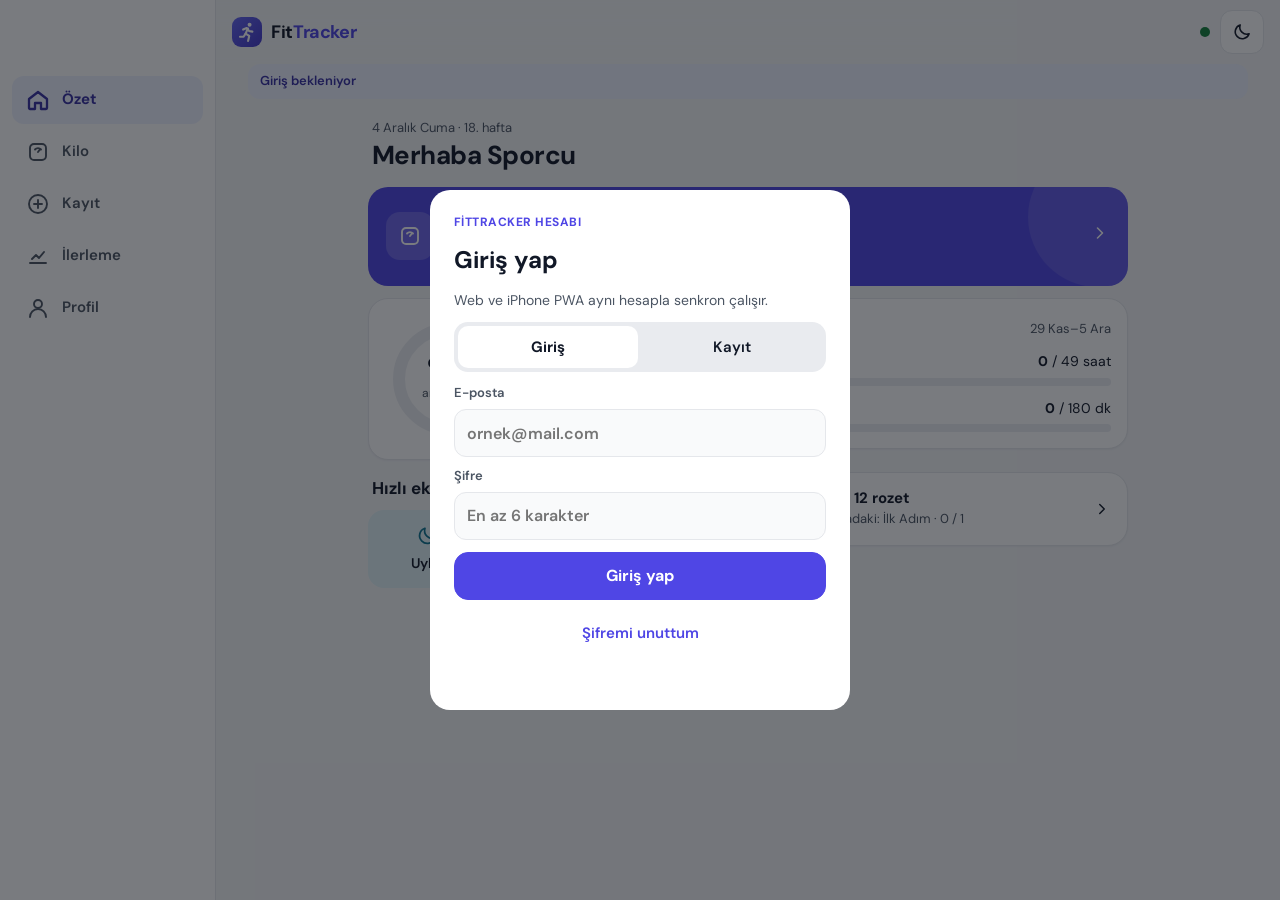
<file: index.html>
<!DOCTYPE html>
<html lang="tr" data-theme="light">
<head>
  <meta charset="UTF-8" />
  <meta name="viewport" content="width=device-width, initial-scale=1.0, viewport-fit=cover" />
  <meta name="theme-color" content="#F4F5F7" id="themeColorMeta" />
  <meta name="description" content="FitTracker Pro - Kilo, antrenman ve beslenme takibi." />

  <!-- PWA -->
  <meta name="mobile-web-app-capable" content="yes" />
  <meta name="apple-mobile-web-app-capable" content="yes" />
  <meta name="apple-mobile-web-app-status-bar-style" content="default" />
  <meta name="apple-mobile-web-app-title" content="FitTracker" />
  <link rel="manifest" href="/manifest.json?v=277.8" />

  <!-- Icons (Apple) -->
  <link rel="apple-touch-icon" sizes="180x180" href="/icons/apple-touch-icon.png?v=230" />
  <link rel="icon" type="image/png" sizes="192x192" href="/icons/icon-192.png?v=230" />
  <link rel="icon" type="image/png" sizes="512x512" href="/icons/icon-512.png?v=230" />

  <title>FitTracker Pro</title>

  <link rel="preload" href="/fonts/dm-sans-latin-wght-normal.woff2" as="font" type="font/woff2" crossorigin />
  <link rel="stylesheet" href="/styles/main.css?v=301.2-canli" />
</head>
<body>
<section id="startup-shell" role="status" aria-live="polite" style="position:fixed;inset:0;z-index:99999;min-height:100dvh;display:grid;place-items:center;padding:24px;box-sizing:border-box;background:#f6f7f8;color:#243444;font:16px system-ui,sans-serif">
  <div style="max-width:420px;width:100%;background:#fff;border:1px solid #dde3e8;border-radius:20px;padding:24px;box-sizing:border-box">
    <h1 style="font-size:22px;margin:0 0 12px;color:#2563eb">FitTracker</h1>
    <p id="startup-message" style="line-height:1.6;margin:0 0 16px">Uygulama hazırlanıyor…</p>
    <button id="startup-retry" type="button" hidden style="min-height:44px;padding:10px 18px;border:1px solid #2563eb;background:#fff;color:#2563eb;border-radius:12px;font:inherit;font-weight:600">Yeniden dene</button>
    <noscript>Uygulamayı kullanmak için tarayıcınızda JavaScript etkin olmalıdır.</noscript>
  </div>
</section>
<script>
(function () {
  var timer;
  function fail() {
    var message = document.getElementById('startup-message');
    var retry = document.getElementById('startup-retry');
    if (message) message.textContent = 'Uygulama dosyaları veya bağlantı gecikiyor. Kayıtlarınız silinmedi. Bağlantınızı kontrol edip tekrar deneyin.';
    if (retry) retry.hidden = false;
  }
  window.startupFailure = fail;
  window.startupReady = function () { clearTimeout(timer); document.getElementById('startup-shell')?.remove(); };
  document.getElementById('startup-retry').onclick = function () {
    if (typeof window.retryStartup === 'function') window.retryStartup();
    else location.reload();
  };
  timer = setTimeout(fail, 8000);
  var observer = new MutationObserver(function () {
    if (!document.getElementById('startup-shell')) { clearTimeout(timer); observer.disconnect(); }
  });
  observer.observe(document.body, {childList:true,subtree:true});
})();
</script>

<div class="app">

  <header class="topbar">
    <div class="brand"><img class="brand-logo" src="/icons/icon.svg?v=230" alt="" width="30" height="30"><span class="brand-name">Fit<span>Tracker</span></span></div>
    <div class="top-actions">
      <span class="sync-dot" id="syncDot" role="img" aria-label="Senkronizasyon durumu"></span>
      <button class="icon-btn" id="themeBtn" type="button" aria-label="Tema değiştir"></button>
    </div>
  </header>

  <div class="status" id="statusBar" role="status" aria-live="polite"><span id="statusText">Yükleniyor...</span></div>

  <div id="installBanner" role="complementary" aria-label="Uygulama yükle">
    <div><strong>Ana ekrana ekle</strong><span>Daha hızlı erişim için yükle.</span></div>
    <button class="btn primary small" id="installBtn" type="button">Yükle</button>
    <button class="icon-only" id="dismissInstall" type="button" aria-label="Kapat"><svg width="16" height="16" viewBox="0 0 24 24" aria-hidden="true"><path d="M6 6l12 12M18 6L6 18"/></svg></button>
  </div>

  <main id="panels">

    <!-- ÖZET -->
    <section class="panel active" id="pHome" aria-label="Özet">
      <div class="page-head">
        <p class="eyebrow" id="heroDate">—</p>
        <h1>Merhaba <span id="heroName">Sporcu</span></h1>
      </div>
      <div id="dashFocus"></div>
      <div class="dash-grid">
        <div id="dashGoal"></div>
        <div class="pair" id="dashHighlights"></div>
        <div id="dashWeek"></div>
        <section aria-label="Hızlı ekle">
          <h2 class="section-title">Hızlı ekle</h2>
          <div class="quick-grid">
            <button type="button" class="quick" data-go-panel="2" data-entry="sleep"><svg width="22" height="22" viewBox="0 0 24 24" aria-hidden="true" class="tone-sleep"><path d="M20.5 14.2A8.5 8.5 0 0 1 9.8 3.5 8.5 8.5 0 1 0 20.5 14.2Z"/></svg>Uyku</button>
            <button type="button" class="quick" data-go-panel="2" data-entry="workout"><svg width="22" height="22" viewBox="0 0 24 24" aria-hidden="true" class="tone-accent"><path d="M6 7v10M18 7v10M3 10v4M21 10v4M6 12h12"/></svg>Antrenman</button>
            <button type="button" class="quick" data-go-panel="2" data-entry="note"><svg width="22" height="22" viewBox="0 0 24 24" aria-hidden="true" class="tone-warn"><path d="M4 20h4L19 9l-4-4L4 16v4zM13.5 6.5l4 4"/></svg>Not</button>
          </div>
        </section>
        <div id="dashboardAchievement"></div>
      </div>
    </section>

    <!-- KİLO -->
    <section class="panel" id="pWeight" aria-label="Kilo ve bel">
      <div class="page-head"><h1>Kilo ve bel</h1></div>
      <div class="card form" role="group" aria-labelledby="measureTitle">
        <div class="card-head"><h2 id="measureTitle">Yeni ölçüm</h2></div>
        <div class="field-grid">
          <label>Tarih<input type="date" id="measureDateInput" min="2026-08-09" /></label>
          <label>Kilo (kg)<input type="text" autocomplete="off" id="measureWeightInput" inputmode="decimal" placeholder="ör. 99,1" step="0.1" min="30" /></label>
          <label id="waistField">Bel (cm)<input type="text" autocomplete="off" id="measureWaistInput" inputmode="decimal" placeholder="cm" step="0.1" min="40" /></label>
        </div>
        <p id="waistMeasureHint" class="hint"></p>
        <div class="actions">
          <button class="btn primary" id="saveMeasurementBtn" type="button">Kaydet</button>
          <button class="btn ghost" id="skipMeasurementBtn" type="button">Atla</button>
        </div>
      </div>
      <div class="trio" id="weightSummary"></div>
      <section class="card list" aria-labelledby="weightHistoryTitle">
        <div class="card-head"><h2 id="weightHistoryTitle">Geçmiş</h2></div>
        <p id="weightEmpty" class="empty" hidden>Henüz ölçüm yok.</p>
        <div id="weightList"></div>
      </section>
    </section>

    <!-- KAYIT -->
    <section class="panel" id="pDaily" aria-label="Kayıt ekle">
      <div class="page-head"><h1>Kayıt ekle</h1></div>
      <div class="segmented" role="tablist" aria-label="Kayıt türü">
        <button type="button" role="tab" data-entry-tab="sleep">Uyku</button>
        <button type="button" role="tab" data-entry-tab="workout">Antrenman</button>
        <button type="button" role="tab" data-entry-tab="note">Not</button>
      </div>

      <div class="card form" role="group" aria-label="Uyku ekle" data-entry-form="sleep" hidden>
        <label>Gece<input type="date" id="sleepDateInput" /></label>
        <div class="quick-picks" role="group" aria-label="Hızlı uyku seçimi">
          <button type="button" data-sleep-hours="6.5">6,5</button>
          <button type="button" data-sleep-hours="7">7</button>
          <button type="button" data-sleep-hours="7.5">7,5</button>
          <button type="button" data-sleep-hours="8">8</button>
        </div>
        <label>Saat<input type="text" autocomplete="off" id="sleepInput" inputmode="decimal" placeholder="ör. 7,5" step="0.5" min="0" /></label>
        <button class="btn primary block" id="saveSleepBtn" type="button">Uykuyu kaydet</button>
      </div>

      <div class="card form" role="group" aria-label="Antrenman ekle" data-entry-form="workout">
        <div class="field-grid">
          <label>Tarih<input type="date" id="workoutDateInput" /></label>
          <label>Tür
            <select id="workoutCategoryInput">
              <option value="Kuvvet">Kuvvet</option>
              <option value="Kardiyo">Kardiyo</option>
            </select>
          </label>
        </div>
        <div class="label-row"><label for="workoutTypeInput">Antrenman</label><button type="button" class="link-btn" id="workoutListToggle" aria-expanded="false" aria-controls="workoutListEditor">Listeyi düzenle</button></div>
        <div class="list-editor" id="workoutListEditor" hidden></div>
        <label class="sr-label">
          <select id="workoutTypeInput" aria-label="Antrenman">
            <option value="A - Upper Body Focus">A - Upper Body Focus</option>
            <option value="B - Lower Body &amp; Core">B - Lower Body &amp; Core</option>
            <option value="C - Hypertrophy &amp; Pumping">C - Hypertrophy &amp; Pumping</option>
            <option value="Arm &amp; Core Pump">Arm &amp; Core Pump</option>
          </select>
        </label>
        <div class="quick-picks" role="group" aria-label="Hızlı süre seçimi">
          <button type="button" data-workout-minutes="30">30 dk</button>
          <button type="button" data-workout-minutes="45">45 dk</button>
          <button type="button" data-workout-minutes="60">60 dk</button>
        </div>
        <div class="field-grid">
          <label>Süre (dk)<input type="text" autocomplete="off" id="workoutDurationInput" inputmode="decimal" placeholder="dk" step="0.5" min="1" /></label>
          <label>Zorluk
            <select id="workoutIntensityInput">
              <option value="Kolay">Kolay</option>
              <option value="Orta" selected>Orta</option>
              <option value="Zor">Zor</option>
            </select>
          </label>
        </div>
        <label class="distance-field">Mesafe (km)<input type="text" autocomplete="off" id="workoutDistanceInput" inputmode="decimal" placeholder="ör. 5,2" step="0.01" min="0.1" hidden /></label>
        <label>Not (isteğe bağlı)<input type="text" id="workoutNoteInput" placeholder="ör. bench 60 kg" /></label>
        <p class="hint" id="workoutGuidance"></p>
        <button class="btn primary block" id="saveWorkoutBtn" type="button">Antrenmanı kaydet</button>
      </div>

      <div class="card form" role="group" aria-label="Not ekle" data-entry-form="note" hidden>
        <label>Bugünün notu<textarea id="noteInput" rows="3" placeholder="Enerji, iştah, stres ya da antrenman hissi…"></textarea></label>
        <button class="btn primary block" id="addNoteBtn" type="button">Notu kaydet</button>
      </div>

      <section class="card list" aria-labelledby="recentTitle">
        <div class="card-head"><h2 id="recentTitle">Son kayıtlar</h2><button type="button" class="link-btn" id="recentToggle" hidden>Tümü</button></div>
        <div id="recentList"></div>
      </section>
    </section>

    <!-- İLERLEME -->
    <section class="panel" id="pProgress" aria-label="İlerleme">
      <div class="page-head"><h1>İlerleme</h1></div>
      <section class="card" id="progressChart" aria-label="Kilo trendi"></section>
      <section class="card" id="progressWeek" aria-label="Seçili hafta"></section>
      <section class="card list" id="progressTable" aria-label="Haftalar"></section>
    </section>

    <!-- PROFİL -->
    <section class="panel" id="pSettings" aria-label="Profil">
      <div class="page-head"><h1>Profil</h1></div>
      <div class="settings-grid">
        <section class="card">
          <div class="card-head"><h2>Hedefler</h2><button class="link-btn" id="editGoalsBtn" type="button">Düzenle</button></div>
          <dl class="kv">
            <div><dt>Başlangıç kilosu</dt><dd id="settingsStartWeight">— kg</dd></div>
            <div><dt>Son kilo</dt><dd id="settingsCurrentWeight">— kg</dd></div>
            <div><dt>Son bel</dt><dd id="settingsCurrentWaist">— cm</dd></div>
            <div><dt>Ara hedef</dt><dd id="settingsFirstGoal">— kg</dd></div>
            <div><dt>Final hedef</dt><dd id="settingsFinalGoal">— kg</dd></div>
          </dl>
        </section>

        <section class="card">
          <div class="card-head"><h2>Hesap</h2><button class="link-btn" id="editNameBtn" type="button">Düzenle</button></div>
          <dl class="kv">
            <div><dt>Ad</dt><dd id="settingsName">Sporcu</dd></div>
            <div><dt>Başlangıç</dt><dd id="settingsStartDate">—</dd></div>
            <div><dt>E-posta</dt><dd id="settingsEmail">—</dd></div>
          </dl>
        </section>

        <section class="card">
          <div class="card-head"><h2>Senkronizasyon</h2><span id="settingsSyncState">Hazır</span></div>
          <dl class="kv">
            <div><dt>Son senkron</dt><dd id="settingsLastSync">Henüz yok</dd></div>
            <div><dt>Bekleyen</dt><dd id="settingsPendingSync">0 değişiklik</dd></div>
          </dl>
          <p class="hint error" id="settingsSyncError" hidden></p>
          <button class="btn ghost block" id="syncNowBtn" type="button"><span>Şimdi senkronize et</span></button>
        </section>

        <section class="card">
          <div class="card-head"><h2>Ayarlar</h2></div>
          <label class="toggle"><span><strong>Koyu tema</strong><small>Göz yormayan gece görünümü</small></span><input id="profileThemeToggle" type="checkbox" role="switch" /></label>
          <label class="toggle"><span><strong>Pazar ölçüm hatırlatması</strong><small>Haftalık tartı için</small></span><input id="measureReminderToggle" type="checkbox" role="switch" /></label>
          <label class="toggle"><span><strong>Günlük kayıt hatırlatması</strong><small>Uyku ve antrenman girişini unutma</small></span><input id="dailyReminderToggle" type="checkbox" role="switch" /></label>
        </section>
      </div>
      <section class="card" id="achievementShowcase" aria-label="Rozetler"></section>
      <button class="btn danger block" id="signOutBtn" type="button">Çıkış yap</button>
    </section>

  </main>

  <div id="offlineNotice" role="alert">Çevrimdışısın · kayıtlar cihazda saklanıyor</div>

  <nav class="tabbar" aria-label="Alt navigasyon">
    <button class="tab active" id="bn0" type="button" onclick="goPanel(0)" aria-current="page">
      <svg width="24" height="24" viewBox="0 0 24 24" aria-hidden="true"><path d="M3 11l9-7 9 7v9a1 1 0 0 1-1 1h-5v-6H9v6H4a1 1 0 0 1-1-1z"/></svg><span>Özet</span>
    </button>
    <button class="tab" id="bn1" type="button" onclick="goPanel(1)">
      <svg width="24" height="24" viewBox="0 0 24 24" aria-hidden="true"><rect x="4" y="4" width="16" height="16" rx="4"/><path d="M9 9.5a4 4 0 0 1 6 0M12 12l1.5-2"/></svg><span>Kilo</span>
    </button>
    <button class="tab" id="bn2" type="button" onclick="goPanel(2)">
      <svg width="24" height="24" viewBox="0 0 24 24" aria-hidden="true"><circle cx="12" cy="12" r="9"/><path d="M12 8v8M8 12h8"/></svg><span>Kayıt</span>
    </button>
    <button class="tab" id="bn3" type="button" onclick="goPanel(3)">
      <svg width="24" height="24" viewBox="0 0 24 24" aria-hidden="true"><path d="M4 19h16M6 15l4-4 3 3 5-6"/></svg><span>İlerleme</span>
    </button>
    <button class="tab" id="bn4" type="button" onclick="goPanel(4)">
      <svg width="24" height="24" viewBox="0 0 24 24" aria-hidden="true"><circle cx="12" cy="8" r="4"/><path d="M4 21a8 8 0 0 1 16 0"/></svg><span>Profil</span>
    </button>
  </nav>

</div>

  <script src="/scripts/vendor/supabase-2.112.3.js" defer></script>
  <script src="/scripts/app.js?v=301.1-canli" defer></script>
</body>
</html>
</file>
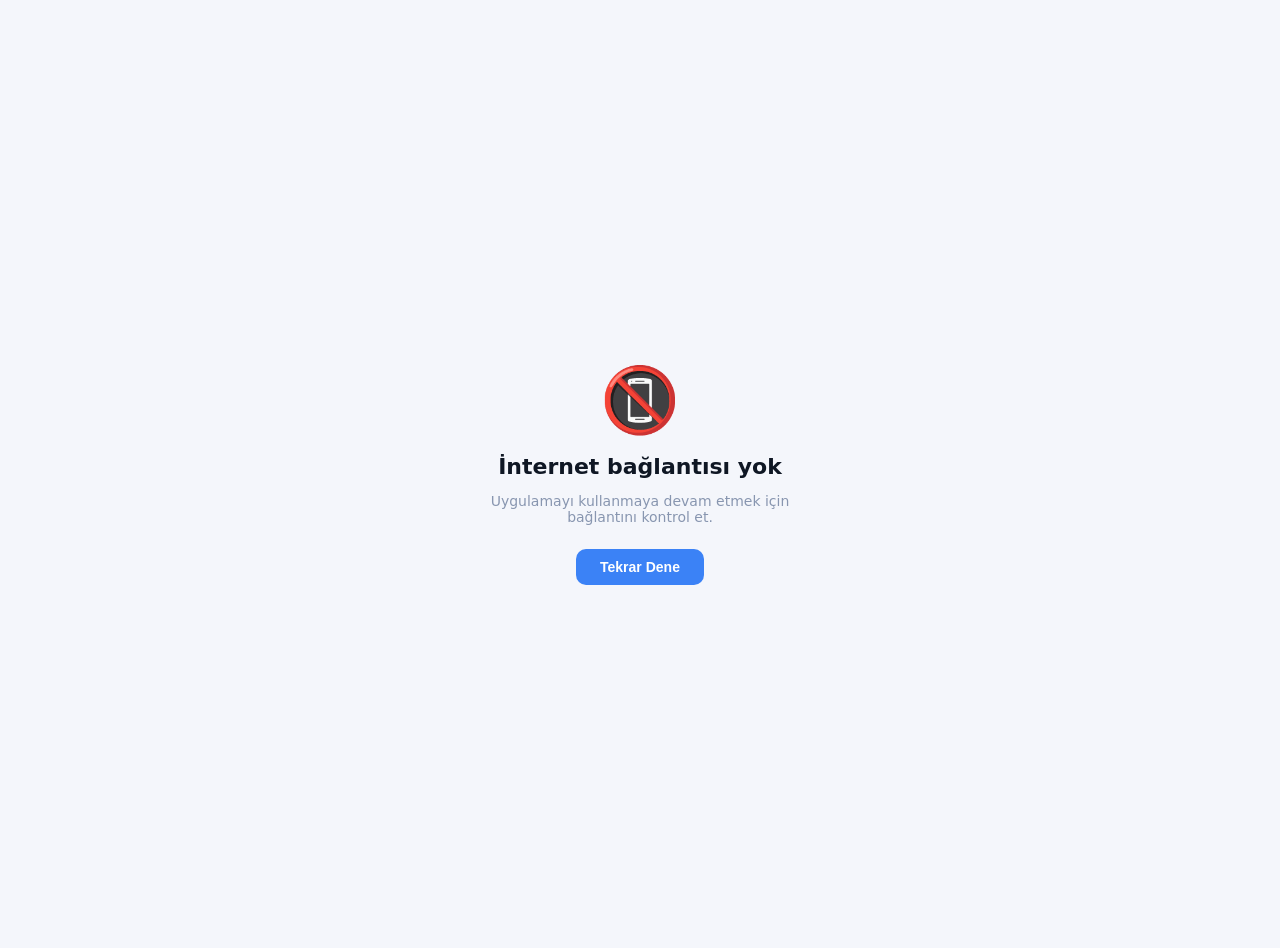
<file: offline.html>
<!DOCTYPE html>
<html lang="tr">
<head>
  <meta charset="UTF-8" />
  <meta name="viewport" content="width=device-width, initial-scale=1.0" />
  <title>Çevrimdışı — FitTracker</title>
  <style>
    body {
      margin: 0;
      display: flex;
      align-items: center;
      justify-content: center;
      min-height: 100dvh;
      background: #f4f6fb;
      font-family: 'DM Sans', system-ui, sans-serif;
      color: #0f1724;
      text-align: center;
      padding: 24px;
    }
    .icon { font-size: 64px; margin-bottom: 16px; }
    h1 { font-size: 22px; font-weight: 800; margin-bottom: 8px; }
    p  { font-size: 14px; color: #8896b0; margin-bottom: 24px; }
    button {
      padding: 10px 24px;
      border-radius: 10px;
      border: none;
      background: #3b82f6;
      color: #fff;
      font-size: 14px;
      font-weight: 600;
      cursor: pointer;
    }
  </style>
</head>
<body>
  <div>
    <div class="icon">📵</div>
    <h1>İnternet bağlantısı yok</h1>
    <p>Uygulamayı kullanmaya devam etmek için<br>bağlantını kontrol et.</p>
    <button onclick="location.reload()">Tekrar Dene</button>
  </div>
</body>
</html>
</file>
<file: styles/main.css>
/* FitTracker — sade arayüz (2026-11)
   Tek font (cihaza gömülü DM Sans), tek katman kart, az ve anlamlı vurgu.
   Mobil önce; 900px üstünde yan menü + iki sütun. */

@font-face {
  font-family: 'DM Sans';
  font-style: normal;
  font-display: swap;
  font-weight: 100 1000;
  src: url('/fonts/dm-sans-latin-ext-wght-normal.woff2') format('woff2');
  unicode-range: U+0100-02BA, U+02BD-02C5, U+02C7-02CC, U+02CE-02D7, U+02DD-02FF, U+0304, U+0308, U+0329, U+1D00-1DBF, U+1E00-1E9F, U+1EF2-1EFF, U+2020, U+20A0-20AB, U+20AD-20C0, U+2113, U+2C60-2C7F, U+A720-A7FF;
}
@font-face {
  font-family: 'DM Sans';
  font-style: normal;
  font-display: swap;
  font-weight: 100 1000;
  src: url('/fonts/dm-sans-latin-wght-normal.woff2') format('woff2');
  unicode-range: U+0000-00FF, U+0131, U+0152-0153, U+02BB-02BC, U+02C6, U+02DA, U+02DC, U+0304, U+0308, U+0329, U+2000-206F, U+20AC, U+2122, U+2191, U+2193, U+2212, U+2215, U+FEFF, U+FFFD;
}

/* ── Renkler ── */
:root {
  --bg: #F4F5F7;
  --card: #FFFFFF;
  --field: #F9FAFB;
  --line: #E5E7EB;
  --track: #ECEEF2;
  --seg: #E9EBEF;
  --ink: #111827;
  --muted: #4B5563;
  --accent: #4F46E5;
  --accent-ink: #3730A3;
  --accent-soft: #EEF2FF;
  --on-accent: #FFFFFF;
  --good: #15803D;
  --good-soft: #DCFCE7;
  --bad: #B91C1C;
  --bad-soft: #FEE2E2;
  --warn: #92400E;
  --warn-soft: #FEF3C7;
  --sleep: #0E7490;
  --sleep-low: #D97706;
  --sleep-soft: #E0F2F7;
  --note-soft: #FEF3C7;
  --radius: 20px;
  --radius-sm: 12px;
  --shadow: 0 1px 2px rgba(17, 24, 39, 0.04);
  --font: 'DM Sans', system-ui, -apple-system, 'Segoe UI', sans-serif;
  --tabbar-h: 68px;
  color-scheme: light;
}

[data-theme='dark'] {
  --bg: #0B0F17;
  --card: #151B26;
  --field: #0F141E;
  --line: #263042;
  --track: #263042;
  --seg: #1C2432;
  --ink: #F3F4F6;
  --muted: #A7B0C0;
  --accent: #818CF8;
  --accent-ink: #C7D2FE;
  --accent-soft: #1E1B4B;
  --on-accent: #0B0F17;
  --good: #4ADE80;
  --good-soft: #14301F;
  --bad: #F87171;
  --bad-soft: #3A1A1A;
  --warn: #FCD34D;
  --warn-soft: #3A2A0A;
  --sleep: #22D3EE;
  --sleep-low: #FBBF24;
  --sleep-soft: #0E2A33;
  --note-soft: #3A2A0A;
  --shadow: none;
  color-scheme: dark;
}

/* ── Temel ── */
*, *::before, *::after { box-sizing: border-box; }
html { -webkit-text-size-adjust: 100%; }
body {
  margin: 0;
  background: var(--bg);
  color: var(--ink);
  font-family: var(--font);
  font-size: 15px;
  line-height: 1.45;
  font-variant-numeric: tabular-nums;
  -webkit-font-smoothing: antialiased;
}
h1, h2, h3, p { margin: 0; }
button, input, select, textarea { font: inherit; color: inherit; }
button { cursor: pointer; }
button:disabled { cursor: default; opacity: 0.45; }
[hidden] { display: none !important; }
svg[viewBox='0 0 24 24'] { fill: none; stroke: currentColor; stroke-width: 1.9; stroke-linecap: round; stroke-linejoin: round; flex-shrink: 0; }
:focus-visible { outline: 2px solid var(--accent); outline-offset: 2px; }

/* ── İskelet ── */
.app { min-height: 100dvh; }
.topbar {
  position: sticky;
  top: 0;
  z-index: 20;
  display: flex;
  align-items: center;
  justify-content: space-between;
  gap: 12px;
  padding: calc(env(safe-area-inset-top) + 10px) 16px 10px;
  background: color-mix(in srgb, var(--bg) 88%, transparent);
  backdrop-filter: blur(12px);
  -webkit-backdrop-filter: blur(12px);
}
.brand { display: flex; align-items: center; gap: 9px; font-size: 18px; font-weight: 700; letter-spacing: -0.02em; }
.brand-logo { width: 30px; height: 30px; border-radius: 9px; flex: none; }
.brand-name span { color: var(--accent); }
.top-actions { display: flex; align-items: center; gap: 10px; }

.sync-dot { width: 10px; height: 10px; border-radius: 50%; background: var(--line); }
.sync-dot.ok { background: var(--good); }
.sync-dot.busy { background: var(--accent); animation: pulse 1.2s ease-in-out infinite; }
.sync-dot.err { background: var(--bad); }
@keyframes pulse { 50% { opacity: 0.35; } }

.icon-btn {
  width: 44px;
  height: 44px;
  display: inline-flex;
  align-items: center;
  justify-content: center;
  border-radius: var(--radius-sm);
  border: 1px solid var(--line);
  background: var(--card);
  color: var(--ink);
}
.icon-btn svg { width: 20px; height: 20px; }
.icon-only {
  width: 44px;
  height: 44px;
  display: inline-flex;
  align-items: center;
  justify-content: center;
  flex-shrink: 0;
  border: none;
  background: transparent;
  color: var(--muted);
  border-radius: var(--radius-sm);
}
.icon-only:hover { background: var(--seg); color: var(--ink); }

/* Durum satırı: yalnız hata/bilgi anında görünür */
.status-bar, .status {
  display: none;
  margin: 0 16px 4px;
  padding: 8px 12px;
  border-radius: var(--radius-sm);
  font-size: 13px;
  font-weight: 600;
  background: var(--accent-soft);
  color: var(--accent-ink);
}
.status-bar.visible { display: block; }
.status-bar.ok { background: var(--good-soft); color: var(--good); }
.status-bar.error { background: var(--bad-soft); color: var(--bad); }

#installBanner {
  display: none;
  align-items: center;
  gap: 10px;
  margin: 0 16px 8px;
  padding: 10px 10px 10px 14px;
  border-radius: var(--radius-sm);
  background: var(--card);
  border: 1px solid var(--line);
}
#installBanner.visible { display: flex; }
#installBanner > div { display: flex; flex-direction: column; flex: 1; font-size: 13px; }
#installBanner span { color: var(--muted); }

#offlineNotice {
  display: none;
  position: fixed;
  left: 50%;
  bottom: calc(var(--tabbar-h) + env(safe-area-inset-bottom) + 12px);
  transform: translateX(-50%);
  z-index: 30;
  padding: 8px 14px;
  border-radius: 999px;
  background: var(--ink);
  color: var(--bg);
  font-size: 13px;
  font-weight: 600;
  white-space: nowrap;
}
#offlineNotice.visible { display: block; }

#panels {
  max-width: 640px;
  margin: 0 auto;
  padding: 4px 16px calc(var(--tabbar-h) + env(safe-area-inset-bottom) + 24px);
}
.panel { display: none; flex-direction: column; gap: 12px; }
.panel.active { display: flex; }

.page-head { display: flex; flex-direction: column; gap: 2px; padding: 8px 4px 4px; }
.page-head h1 { font-size: 26px; font-weight: 700; letter-spacing: -0.02em; line-height: 1.2; }
.eyebrow { font-size: 13px; color: var(--muted); }
.eyebrow::first-letter { text-transform: uppercase; }
.section-title { font-size: 17px; font-weight: 700; margin: 4px 4px 10px; }

/* ── Alt menü ── */
.tabbar {
  position: fixed;
  left: 0;
  right: 0;
  bottom: 0;
  z-index: 25;
  display: grid;
  grid-template-columns: repeat(5, minmax(0, 1fr));
  padding: 6px 6px calc(env(safe-area-inset-bottom) + 6px);
  background: var(--card);
  border-top: 1px solid var(--line);
}
.tab {
  min-height: 52px;
  display: flex;
  flex-direction: column;
  align-items: center;
  justify-content: center;
  gap: 3px;
  border: none;
  background: transparent;
  color: var(--muted);
  font-size: 11px;
  font-weight: 600;
  border-radius: var(--radius-sm);
}
.tab.active { color: var(--accent); font-weight: 700; }
.tab.active svg { stroke-width: 2.3; }

/* ── Kartlar ── */
.card {
  background: var(--card);
  border: 1px solid var(--line);
  border-radius: var(--radius);
  padding: 16px;
  box-shadow: var(--shadow);
}
.card-head { display: flex; align-items: baseline; justify-content: space-between; gap: 12px; margin-bottom: 12px; }
.card-head h2 { font-size: 17px; font-weight: 700; }
.label { font-size: 13px; font-weight: 600; color: var(--muted); }
.muted-text { color: var(--muted); font-size: 13px; }
.muted-text.small, .small { font-size: 12px; }
.good-text { color: var(--good); font-weight: 700; }
.bad-text { color: var(--bad); font-weight: 700; }
.empty { color: var(--muted); font-size: 14px; padding: 8px 0; }
.card.empty { padding: 20px; text-align: center; }
.coach { margin-top: 14px; padding-top: 12px; border-top: 1px solid var(--line); font-size: 13px; color: var(--muted); }
.coach b { color: var(--ink); }

.chip {
  display: inline-flex;
  align-items: center;
  justify-content: center;
  min-width: 56px;
  padding: 4px 9px;
  border-radius: 999px;
  font-size: 12px;
  font-weight: 700;
  background: var(--seg);
  color: var(--muted);
  white-space: nowrap;
}
.chip.good { background: var(--good-soft); color: var(--good); }
.chip.bad { background: var(--bad-soft); color: var(--bad); }
.chip.warn { background: var(--warn-soft); color: var(--warn); }

/* ── Özet ── */
.dash-grid { display: flex; flex-direction: column; gap: 12px; }
.focus-card {
  position: relative;
  overflow: hidden;
  width: 100%;
  display: flex;
  align-items: center;
  gap: 14px;
  padding: 18px;
  border: none;
  border-radius: var(--radius);
  background: var(--accent);
  color: var(--on-accent);
  text-align: left;
}
.focus-card::after {
  content: '';
  position: absolute;
  right: -40px;
  top: -40px;
  width: 140px;
  height: 140px;
  border-radius: 50%;
  background: rgba(255, 255, 255, 0.1);
  pointer-events: none;
}
.focus-card:active { transform: scale(0.99); }
.focus-icon {
  width: 48px;
  height: 48px;
  display: inline-flex;
  align-items: center;
  justify-content: center;
  border-radius: 14px;
  background: rgba(255, 255, 255, 0.18);
  flex-shrink: 0;
}
.focus-copy { display: flex; flex-direction: column; gap: 2px; flex: 1; min-width: 0; }
.focus-eyebrow { font-size: 12px; font-weight: 700; letter-spacing: 0.04em; text-transform: uppercase; opacity: 0.9; }
.focus-title { font-size: 18px; font-weight: 700; line-height: 1.25; }
.focus-sub { font-size: 13px; opacity: 0.9; }

.goal-card { display: flex; align-items: center; gap: 20px; padding: 20px; }
.ring { position: relative; width: 120px; height: 120px; flex-shrink: 0; }
.ring svg { width: 120px; height: 120px; display: block; }
.ring-track { fill: none; stroke: var(--track); stroke-width: 12; }
.ring-fill { fill: none; stroke: var(--accent); stroke-width: 12; stroke-linecap: round; animation: ring-in 0.9s ease-out; }
@keyframes ring-in { from { stroke-dasharray: 0 400; } }
.ring-label { position: absolute; inset: 0; display: flex; flex-direction: column; align-items: center; justify-content: center; }
.ring-label strong { font-size: 28px; font-weight: 700; letter-spacing: -0.02em; line-height: 1; }
.ring-label small { font-size: 12px; color: var(--muted); margin-top: 2px; }
.goal-copy { display: flex; flex-direction: column; gap: 4px; min-width: 0; }
.big-number { font-size: 36px; font-weight: 700; letter-spacing: -0.03em; line-height: 1.05; }
.big-number small { font-size: 16px; font-weight: 600; color: var(--muted); }

.pair { display: grid; grid-template-columns: repeat(2, minmax(0, 1fr)); gap: 12px; }
.stat { display: flex; flex-direction: column; gap: 4px; }
.stat strong { font-size: 26px; font-weight: 700; letter-spacing: -0.02em; line-height: 1.15; }
.stat > span:last-child { font-size: 13px; color: var(--muted); }
.stat-icon {
  width: 38px;
  height: 38px;
  display: inline-flex;
  align-items: center;
  justify-content: center;
  border-radius: 12px;
  margin-bottom: 4px;
  color: var(--accent);
  background: var(--accent-soft);
}
.stat-icon.sleep { color: var(--sleep); background: var(--sleep-soft); }
.stat-icon.good { color: var(--good); background: var(--good-soft); }

.meter { display: flex; flex-direction: column; gap: 6px; margin-top: 12px; }
.meter:first-of-type { margin-top: 0; }
.meter-row { display: flex; justify-content: space-between; font-size: 14px; }
.meter-row > span:first-child { font-weight: 600; }
.bar { height: 8px; border-radius: 999px; background: var(--track); overflow: hidden; }
.bar i { display: block; height: 100%; border-radius: 999px; background: var(--accent); transition: width 0.5s ease; animation: bar-in 0.8s ease-out; transform-origin: left; }
@keyframes bar-in { from { transform: scaleX(0); } }
.bar i.sleep { background: var(--sleep); }

.quick-grid { display: grid; grid-template-columns: repeat(3, minmax(0, 1fr)); gap: 10px; }
.quick {
  min-height: 78px;
  display: flex;
  flex-direction: column;
  align-items: center;
  justify-content: center;
  gap: 6px;
  border-radius: 16px;
  border: 1px solid var(--line);
  background: var(--card);
  font-size: 14px;
  font-weight: 600;
}
.quick:active { transform: scale(0.98); }
.quick[data-entry='sleep'] { background: var(--sleep-soft); border-color: transparent; }
.quick[data-entry='workout'] { background: var(--accent-soft); border-color: transparent; }
.quick[data-entry='note'] { background: var(--note-soft); border-color: transparent; }
.tone-sleep { color: var(--sleep); }
.tone-accent { color: var(--accent); }
.tone-warn { color: var(--sleep-low); }

.link-row { width: 100%; display: flex; align-items: center; gap: 14px; text-align: left; color: var(--ink); padding: 14px 16px; }
.link-copy { display: flex; flex-direction: column; flex: 1; min-width: 0; }
.link-copy strong { font-size: 15px; }
.link-copy small { font-size: 13px; color: var(--muted); }
.badge-count {
  width: 44px;
  height: 44px;
  display: inline-flex;
  align-items: center;
  justify-content: center;
  border-radius: var(--radius-sm);
  background: var(--accent-soft);
  color: var(--accent-ink);
  font-weight: 700;
  flex-shrink: 0;
}

/* ── Formlar ── */
.form { display: flex; flex-direction: column; gap: 12px; }
.form label { display: flex; flex-direction: column; gap: 6px; font-size: 13px; font-weight: 600; color: var(--muted); }
.field-grid { display: grid; grid-template-columns: repeat(auto-fit, minmax(130px, 1fr)); gap: 10px; }
input, select, textarea {
  width: 100%;
  min-height: 48px;
  padding: 0 12px;
  border-radius: var(--radius-sm);
  border: 1px solid var(--line);
  background: var(--field);
  color: var(--ink);
  font-size: 16px; /* iOS yakınlaştırmasını önler */
  font-weight: 600;
}
textarea { padding: 12px; min-height: 96px; resize: vertical; font-weight: 500; line-height: 1.4; }
/* iPhone Safari tarih kutusuna kendi minimum genişliğini verir; kutu yanındaki alanın üstüne taşar.
   Görünümü sıfırlayıp ızgara hücresine sığmaya zorluyoruz. */
.form label, .field-grid > * { min-width: 0; }
input, select { min-width: 0; max-width: 100%; }
input[type='date'] {
  -webkit-appearance: none;
  appearance: none;
  display: block;
  height: 48px;
  line-height: 48px;
  text-align: left;
}
input[type='date']::-webkit-date-and-time-value { text-align: left; margin: 0; }
input[type='date']::-webkit-calendar-picker-indicator { margin-left: auto; }
select { -webkit-appearance: none; appearance: none; padding-right: 36px; background-image: url("data:image/svg+xml,%3Csvg xmlns='http://www.w3.org/2000/svg' width='16' height='16' viewBox='0 0 24 24' fill='none' stroke='%236B7280' stroke-width='2' stroke-linecap='round' stroke-linejoin='round'%3E%3Cpath d='M6 9l6 6 6-6'/%3E%3C/svg%3E"); background-repeat: no-repeat; background-position: right 12px center; }
input:disabled { opacity: 0.5; }
input[type='checkbox'] { width: auto; min-height: 0; }
.hint { font-size: 13px; color: var(--muted); }
.hint:empty { display: none; }
.hint.error { color: var(--bad); }
.hint strong { display: block; color: var(--ink); }
.actions { display: flex; gap: 10px; }
.actions .btn.primary { flex: 1; }

.btn {
  min-height: 48px;
  padding: 0 18px;
  display: inline-flex;
  align-items: center;
  justify-content: center;
  gap: 8px;
  border-radius: 14px;
  border: 1px solid var(--line);
  background: var(--card);
  color: var(--ink);
  font-size: 16px;
  font-weight: 700;
}
.btn.primary { background: var(--accent); border-color: var(--accent); color: var(--on-accent); }
.btn.ghost { background: transparent; }
.btn.danger { background: transparent; color: var(--bad); border-color: var(--line); }
.btn.block { width: 100%; }
.btn.small { min-height: 40px; padding: 0 14px; font-size: 14px; }
.btn:active:not(:disabled) { transform: scale(0.99); }
.link-btn { border: none; background: transparent; color: var(--accent); font-weight: 700; font-size: 14px; padding: 8px 4px; min-height: 44px; }

.quick-picks { display: grid; grid-template-columns: repeat(auto-fit, minmax(64px, 1fr)); gap: 8px; }
.quick-picks button {
  min-height: 46px;
  border-radius: var(--radius-sm);
  border: 1px solid var(--line);
  background: var(--card);
  font-size: 15px;
  font-weight: 600;
}
.quick-picks button.is-selected { border-color: var(--accent); background: var(--accent-soft); color: var(--accent-ink); font-weight: 700; }

.segmented {
  display: grid;
  grid-template-columns: repeat(3, minmax(0, 1fr));
  gap: 4px;
  padding: 4px;
  border-radius: 14px;
  background: var(--seg);
}
.segmented button {
  min-height: 44px;
  border: none;
  border-radius: 10px;
  background: transparent;
  font-size: 15px;
  font-weight: 600;
}
.segmented button.active { background: var(--card); font-weight: 700; box-shadow: 0 1px 2px rgba(0, 0, 0, 0.08); }

/* ── Listeler ── */
.list { padding: 6px 16px; }
.list .card-head { margin: 10px 0 4px; }
.row { display: flex; align-items: center; gap: 12px; min-height: 58px; border-top: 1px solid var(--line); }
.row-date { width: 58px; font-size: 13px; color: var(--muted); flex-shrink: 0; }
.row-main { display: flex; flex-direction: column; flex: 1; min-width: 0; }
.row-main strong { font-size: 15px; font-weight: 700; overflow-wrap: anywhere; }
.row-main small { font-size: 13px; color: var(--muted); overflow-wrap: anywhere; }
.row-spacer { width: 44px; flex-shrink: 0; }
.chip-btn { min-height: 36px; padding: 0 12px; border-radius: 999px; border: 1px solid var(--line); background: var(--card); color: var(--accent); font-size: 13px; font-weight: 700; white-space: nowrap; }
.more-btn { width: 100%; min-height: 48px; border: none; border-top: 1px solid var(--line); background: transparent; color: var(--accent); font-size: 14px; font-weight: 700; }
.row-dot { width: 10px; height: 10px; border-radius: 50%; flex-shrink: 0; background: var(--muted); box-shadow: 0 0 0 5px var(--seg); }
.row-dot.sleep { background: var(--sleep); box-shadow: 0 0 0 5px var(--sleep-soft); }
.row-dot.workout { background: var(--accent); box-shadow: 0 0 0 5px var(--accent-soft); }
.row-dot.note { background: var(--sleep-low); box-shadow: 0 0 0 5px var(--note-soft); }
.row-dot { margin: 0 4px; }

.trio { display: grid; grid-template-columns: repeat(3, minmax(0, 1fr)); gap: 10px; }
.trio .mini, .tile { display: flex; flex-direction: column; gap: 2px; padding: 12px; min-width: 0; }
.trio .mini strong, .tile strong { font-size: 19px; font-weight: 700; white-space: nowrap; }
.tile { background: var(--field); border-radius: 14px; }
.tile small { font-size: 12px; color: var(--muted); }

/* ── İlerleme ── */
.chart { display: block; max-width: 100%; height: auto; overflow: visible; }
.chart-grid { stroke: var(--line); stroke-width: 1; }
.chart-label { fill: var(--muted); font-size: 11px; font-family: var(--font); }
.chart-line { fill: none; stroke: var(--accent); stroke-width: 2.5; stroke-linejoin: round; stroke-linecap: round; }
.chart-area { fill: var(--accent); opacity: 0.1; }
.chart-goal { stroke: var(--good); stroke-width: 1.5; stroke-dasharray: 6 5; }
.chart-goal-label { fill: var(--good); font-size: 11px; font-weight: 700; font-family: var(--font); }
.chart-dot { fill: var(--card); stroke: var(--accent); stroke-width: 2; }
.chart-last { fill: var(--accent); stroke: var(--card); stroke-width: 3; }
.chart-value { fill: var(--ink); font-size: 13px; font-weight: 700; font-family: var(--font); }
.chart-note { fill: var(--muted); font-size: 11px; font-family: var(--font); }
.chart-stats { margin-top: 12px; }
.chart-stats .tile strong { font-size: 17px; }

.week-nav { display: flex; align-items: center; justify-content: space-between; gap: 8px; margin-bottom: 12px; }
.week-title { display: flex; flex-direction: column; align-items: center; gap: 4px; }
.week-title strong { font-size: 16px; }
.sleep-bars { display: flex; align-items: flex-end; gap: 8px; height: 110px; margin-top: 14px; }
.sleep-bar { flex: 1; display: flex; flex-direction: column; align-items: center; justify-content: flex-end; gap: 4px; height: 100%; }
.sleep-bar small { font-size: 11px; font-weight: 600; color: var(--muted); }
.sleep-bar i { display: block; width: 100%; max-width: 36px; border-radius: 6px; background: var(--sleep); }
.sleep-bar i.low { background: var(--sleep-low); }
.sleep-bar i.none { background: var(--track); }
.sleep-bar span { font-size: 11px; color: var(--muted); }

.week-table { display: flex; flex-direction: column; }
.week-row {
  display: grid;
  grid-template-columns: minmax(0, 1.3fr) minmax(0, 1fr) minmax(0, 1fr) 82px;
  gap: 8px;
  align-items: center;
  min-height: 48px;
  padding: 0;
  border: none;
  border-top: 1px solid var(--line);
  background: transparent;
  text-align: left;
  font-size: 14px;
  color: var(--ink);
}
.week-row > span:last-child { text-align: right; }
.week-row.head { min-height: 32px; border-top: none; font-size: 12px; font-weight: 600; color: var(--muted); }
button.week-row:hover { background: var(--field); }

/* ── Profil ── */
.settings-grid { display: grid; gap: 12px; }
.kv { margin: 0; display: flex; flex-direction: column; }
.kv > div { display: flex; justify-content: space-between; gap: 12px; padding: 10px 0; border-top: 1px solid var(--line); }
.kv > div:first-child { border-top: none; padding-top: 0; }
.kv dt { color: var(--muted); font-size: 14px; }
.kv dd { margin: 0; font-weight: 700; font-size: 14px; text-align: right; overflow-wrap: anywhere; }
.toggle { display: flex; align-items: center; justify-content: space-between; gap: 12px; min-height: 56px; border-top: 1px solid var(--line); cursor: pointer; }
.toggle:first-of-type { border-top: none; }
.toggle > span { display: flex; flex-direction: column; }
.toggle strong { font-size: 15px; }
.toggle small { font-size: 13px; color: var(--muted); }
.toggle input {
  appearance: none;
  -webkit-appearance: none;
  width: 48px;
  height: 28px;
  padding: 0;
  border-radius: 999px;
  border: none;
  background: var(--track);
  position: relative;
  flex-shrink: 0;
  transition: background 0.2s;
}
.toggle input::after {
  content: '';
  position: absolute;
  top: 3px;
  left: 3px;
  width: 22px;
  height: 22px;
  border-radius: 50%;
  background: #FFFFFF;
  box-shadow: 0 1px 2px rgba(0, 0, 0, 0.2);
  transition: transform 0.2s;
}
.toggle input:checked { background: var(--accent); }
.toggle input:checked::after { transform: translateX(20px); }
#settingsSyncState { font-size: 13px; font-weight: 700; color: var(--good); }
.sync-state-badge.is-error, .sync-state-badge.is-offline { color: var(--bad) !important; }
.sync-state-badge.is-syncing, .sync-state-badge.is-pending { color: var(--accent) !important; }

.badge-grid { display: grid; grid-template-columns: repeat(auto-fill, minmax(150px, 1fr)); gap: 8px; }
.badge { display: flex; align-items: center; gap: 10px; padding: 10px; border-radius: 14px; background: var(--field); opacity: 0.7; }
.badge.is-on { opacity: 1; background: var(--accent-soft); }
.badge-icon {
  width: 34px;
  height: 34px;
  display: inline-flex;
  align-items: center;
  justify-content: center;
  border-radius: 10px;
  background: var(--card);
  color: var(--muted);
  font-size: 12px;
  font-weight: 700;
  flex-shrink: 0;
}
.badge.is-on .badge-icon { background: var(--accent); color: var(--on-accent); }
.badge-copy { display: flex; flex-direction: column; min-width: 0; }
.badge-copy strong { font-size: 13px; }
.badge-copy small { font-size: 12px; color: var(--muted); }

/* ── Giriş / kurulum penceresi ── */
.onboarding-modal {
  position: fixed;
  inset: 0;
  z-index: 50;
  display: grid;
  place-items: center;
  padding: 20px;
  background: rgba(11, 15, 23, 0.55);
  overflow-y: auto;
}
.onboarding-card {
  width: 100%;
  max-width: 420px;
  display: flex;
  flex-direction: column;
  gap: 12px;
  padding: 24px;
  border-radius: var(--radius);
  background: var(--card);
  color: var(--ink);
}
.onboarding-card h2 { font-size: 24px; font-weight: 700; }
.onboarding-card p { color: var(--muted); font-size: 14px; }
.onboarding-kicker { font-size: 12px; font-weight: 700; letter-spacing: 0.04em; text-transform: uppercase; color: var(--accent); }
.onboarding-grid { display: grid; grid-template-columns: repeat(auto-fit, minmax(150px, 1fr)); gap: 10px; }
.onboarding-grid.single { grid-template-columns: 1fr; }
.onboarding-grid label { display: flex; flex-direction: column; gap: 6px; font-size: 13px; font-weight: 600; color: var(--muted); }
.onboarding-submit { width: 100%; background: var(--accent); border-color: var(--accent); color: var(--on-accent); }
.auth-tabs { display: grid; grid-template-columns: 1fr 1fr; gap: 4px; padding: 4px; border-radius: 14px; background: var(--seg); }
.auth-tabs button { min-height: 42px; border: none; border-radius: 10px; background: transparent; font-weight: 600; }
.auth-tabs button.active { background: var(--card); font-weight: 700; }
.auth-secondary { border: none; background: transparent; color: var(--accent); font-weight: 600; min-height: 44px; }
.auth-message { font-size: 13px; color: var(--good); min-height: 18px; }
.auth-message.error { color: var(--bad); }

/* ── Rozet bildirimi ── */
.achievement-toast {
  position: fixed;
  left: 50%;
  top: calc(env(safe-area-inset-top) + 12px);
  z-index: 60;
  display: flex;
  align-items: center;
  gap: 12px;
  padding: 12px 16px;
  border-radius: 16px;
  background: var(--ink);
  color: var(--bg);
  transform: translate(-50%, -20px);
  opacity: 0;
  transition: opacity 0.25s, transform 0.25s;
}
.achievement-toast.show { opacity: 1; transform: translate(-50%, 0); }
.achievement-toast > div { display: flex; flex-direction: column; }
.achievement-toast small { opacity: 0.8; font-size: 12px; }
.achievement-toast-icon {
  width: 36px;
  height: 36px;
  display: inline-flex;
  align-items: center;
  justify-content: center;
  border-radius: 10px;
  background: var(--accent);
  color: var(--on-accent);
  font-weight: 700;
}

/* ── Geniş ekran (web) ── */
@media (min-width: 900px) {
  :root { --tabbar-h: 0px; }
  .topbar { padding-left: 232px; }
  .tabbar {
    top: 0;
    right: auto;
    width: 216px;
    grid-template-columns: 1fr;
    align-content: start;
    gap: 4px;
    padding: 76px 12px 12px;
    border-top: none;
    border-right: 1px solid var(--line);
  }
  .tab { flex-direction: row; justify-content: flex-start; gap: 12px; min-height: 48px; padding: 0 14px; font-size: 15px; }
  .tab.active { background: var(--accent-soft); color: var(--accent-ink); }
  #panels { max-width: 1040px; padding: 8px 32px 48px 248px; }
  .status-bar, #installBanner { margin-left: 248px; margin-right: 32px; }
  #offlineNotice { bottom: 24px; }
  .dash-grid { display: grid; grid-template-columns: repeat(2, minmax(0, 1fr)); align-items: start; }
  .dash-grid > #dashGoal, .dash-grid > #dashWeek { grid-column: span 1; }
  #pWeight, #pDaily { display: none; }
  #pWeight.active, #pDaily.active { display: grid; grid-template-columns: minmax(0, 1fr) minmax(0, 1fr); align-items: start; }
  #pWeight .page-head, #pDaily .page-head { grid-column: 1 / -1; }
  #pWeight > .form, #pWeight > .trio { grid-column: 1; }
  #pWeight > .list { grid-column: 2; grid-row: 2 / span 3; }
  #pDaily > .segmented, #pDaily > .form { grid-column: 1; }
  #pDaily > .list { grid-column: 2; grid-row: 2 / span 4; }
  .settings-grid { grid-template-columns: repeat(2, minmax(0, 1fr)); }
  .chart { height: 240px; }
}

@media (prefers-reduced-motion: reduce) {
  *, *::before, *::after { transition: none !important; animation: none !important; }
}

/* ── Antrenman listesi düzenleyici ── */
.label-row { display: flex; align-items: center; justify-content: space-between; gap: 8px; margin-bottom: -6px; }
.label-row label { font-size: 13px; font-weight: 600; color: var(--muted); }
.label-row .link-btn { min-height: 36px; padding: 4px 0; }
.sr-label { display: block; }
.list-editor { display: flex; flex-direction: column; gap: 14px; padding: 12px; border-radius: 14px; background: var(--field); border: 1px solid var(--line); }
.list-editor-group h3 { font-size: 13px; font-weight: 700; color: var(--muted); text-transform: uppercase; letter-spacing: 0.04em; margin: 0 0 4px; }
.list-editor-row { display: flex; align-items: center; gap: 4px; min-height: 44px; border-bottom: 1px solid var(--line); }
.list-editor-row span { flex: 1; min-width: 0; font-weight: 600; overflow-wrap: anywhere; }
.list-editor-add { display: flex; gap: 8px; margin-top: 8px; }
.list-editor-add input { flex: 1; }
</file>
